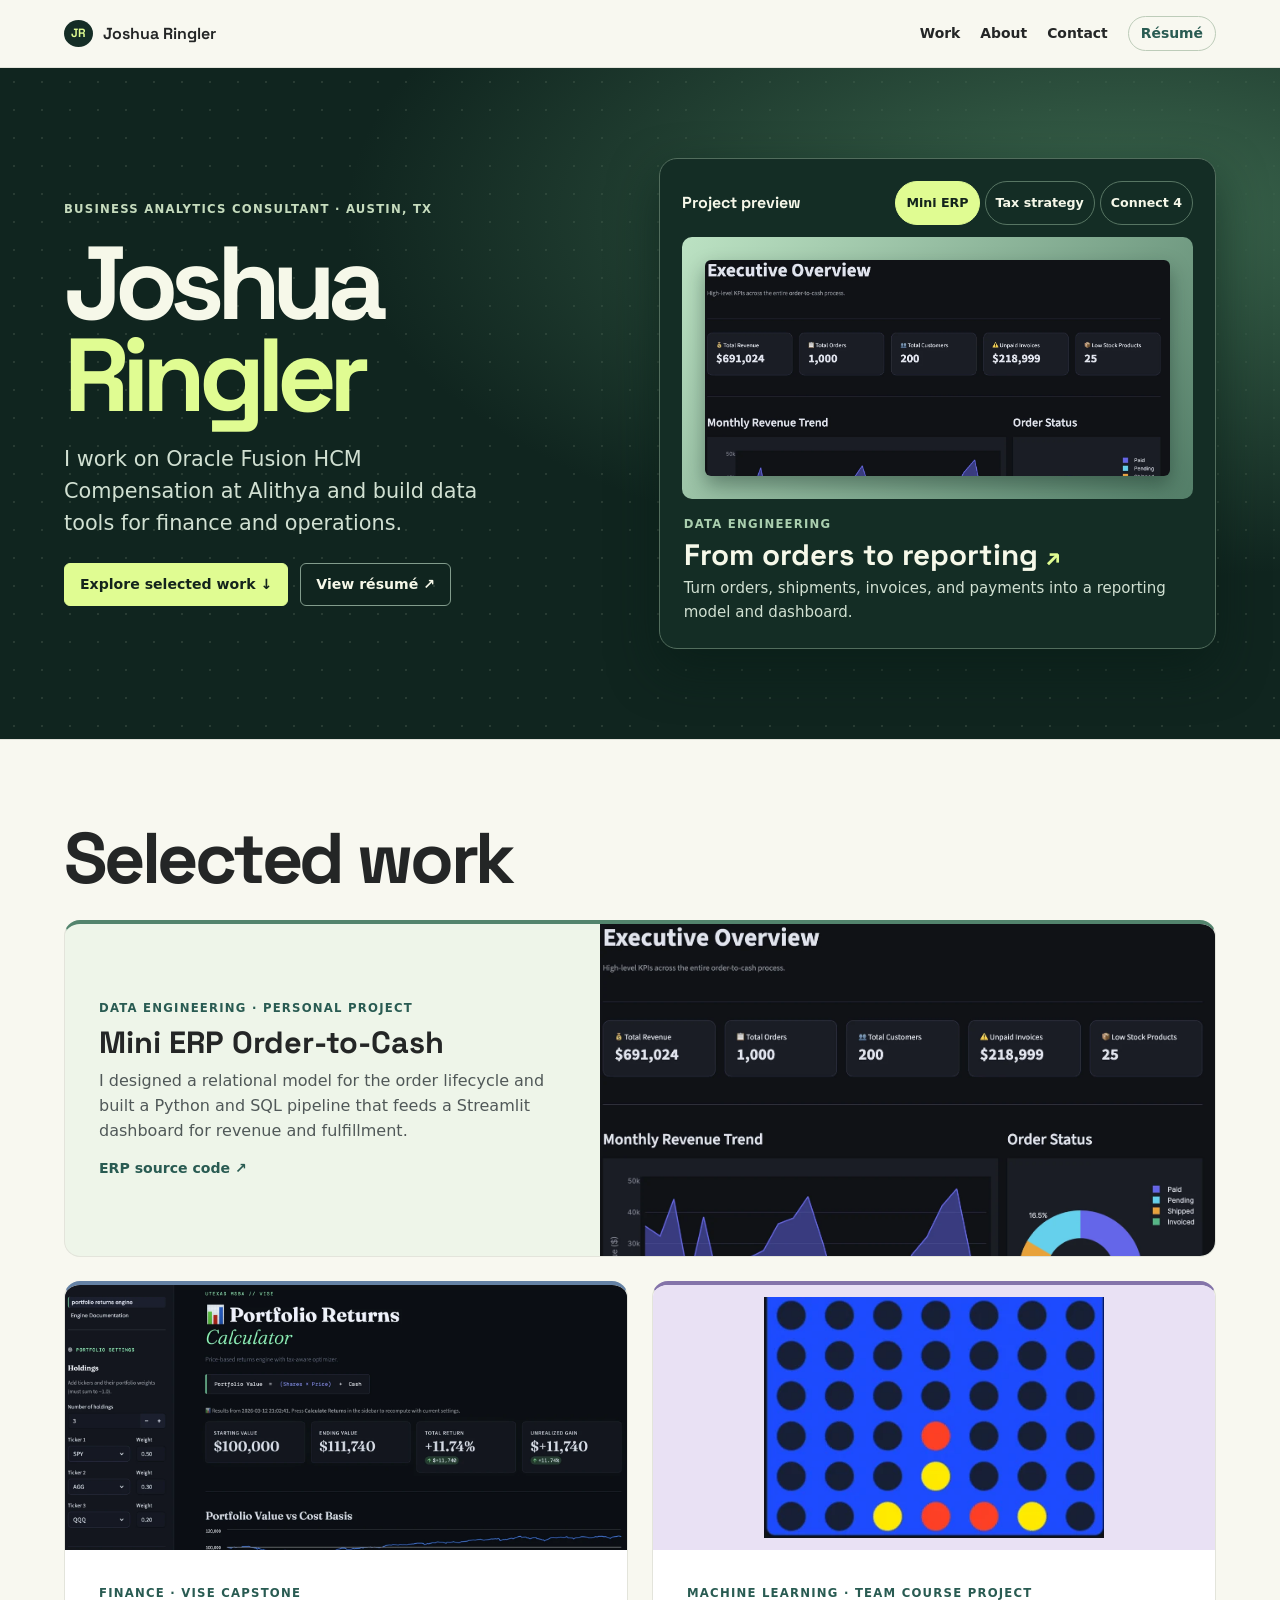
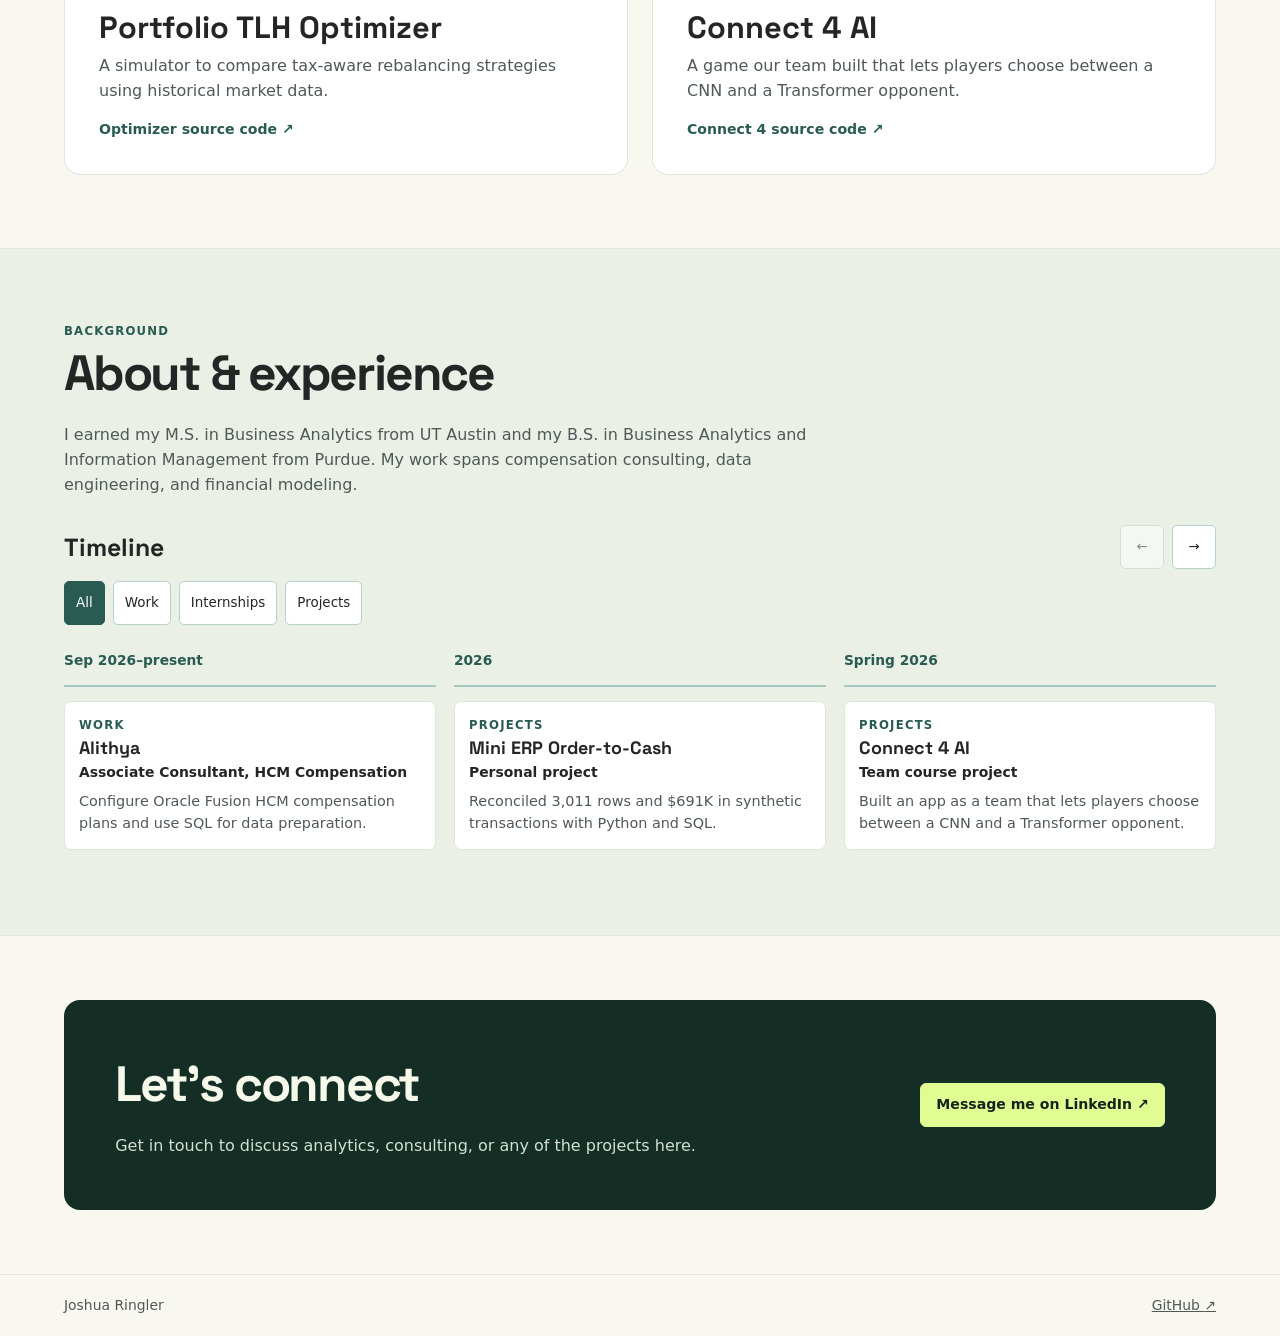
<file: index.html>
<!doctype html>
<html lang="en"><head><meta charset="utf-8"><meta name="viewport" content="width=device-width,initial-scale=1">
<title>Joshua Ringler | Business Analytics Consultant</title><meta name="description" content="Oracle Fusion HCM consulting, data engineering, and financial analytics projects."><link rel="stylesheet" href="/assets/consulting.css"><script src="/assets/timeline.js" defer></script><script src="/assets/showcase.js" defer></script></head>
<body class="portfolio-home"><a class="skip" href="#main">Skip to content</a>
<header class="site-header"><div class="shell top"><a class="brand" href="/"><span aria-hidden="true">JR</span> Joshua Ringler</a><nav aria-label="Main navigation"><a href="/#work">Work</a><a href="/#about">About</a><a href="/#contact">Contact</a><a class="nav-resume" href="/assets/joshua-ringler-resume.pdf">Résumé</a></nav></div></header>
<main id="main">
<section class="hero">
  <div class="shell hero-grid">
    <div class="hero-intro">
      <p class="label">Business analytics consultant · Austin, TX</p>
      <h1>Joshua <span>Ringler</span></h1>
      <p class="lead">I work on Oracle Fusion HCM Compensation at Alithya and build data tools for finance and operations.</p>
      <div class="actions">
        <a class="primary" href="#work">Explore selected work <span aria-hidden="true">↓</span></a>
        <a class="secondary" href="/assets/joshua-ringler-resume.pdf">View résumé <span aria-hidden="true">↗</span></a>
      </div>
    </div>
    <aside class="showcase" aria-labelledby="showcase-title">
      <div class="showcase-head">
        <h2 id="showcase-title">Project preview</h2>
        <div class="showcase-controls" role="group" aria-label="Choose a project to preview" hidden>
          <button type="button" aria-controls="preview-order-to-cash" aria-pressed="true">Mini ERP</button>
          <button type="button" aria-controls="preview-portfolio-tlh" aria-pressed="false">Tax strategy</button>
          <button type="button" aria-controls="preview-connect-4-ai" aria-pressed="false">Connect 4</button>
        </div>
      </div>
      <p class="sr" role="status" data-showcase-status></p>
      <div id="preview-order-to-cash" class="showcase-panel">
        <div class="showcase-image showcase-image--order-to-cash">
          <img src="/assets/images/order-to-cash.webp" alt="Order-to-cash dashboard showing revenue and fulfillment metrics" width="1467" height="1100" fetchpriority="high">
        </div>
        <div class="showcase-copy">
          <p class="label">Data engineering</p>
          <h3><a href="/work/order-to-cash/">From orders to reporting <span aria-hidden="true">↗</span></a></h3>
          <p>Turn orders, shipments, invoices, and payments into a reporting model and dashboard.</p>
        </div>
      </div>
      <div id="preview-portfolio-tlh" class="showcase-panel" hidden>
        <div class="showcase-image showcase-image--portfolio-tlh">
          <img src="/assets/images/portfolio.webp" alt="Portfolio simulator with strategy controls and return metrics" width="1600" height="861" loading="lazy">
        </div>
        <div class="showcase-copy">
          <p class="label">Quantitative finance</p>
          <h3><a href="/work/portfolio-tlh/">Test tax-aware rebalancing <span aria-hidden="true">↗</span></a></h3>
          <p>Compare rebalancing rules and tax-loss harvesting using historical prices.</p>
        </div>
      </div>
      <div id="preview-connect-4-ai" class="showcase-panel" hidden>
        <div class="showcase-image showcase-image--connect-4-ai">
          <img src="/assets/images/connect-4-gameplay.webp" alt="Connect 4 game board with red and yellow pieces" width="400" height="283" loading="lazy">
        </div>
        <div class="showcase-copy">
          <p class="label">Applied machine learning</p>
          <h3><a href="/work/connect-4-ai/">Play against a model <span aria-hidden="true">↗</span></a></h3>
          <p>Our team built a game where players choose a CNN or Transformer opponent.</p>
        </div>
      </div>
    </aside>
  </div>
</section>
<section class="shell section" id="work">
  <h2>Selected work</h2>
  <div class="projects">
    <article class="project featured project--erp">
      <div class="project-content">
        <p class="label">Data engineering · Personal project</p>
        <h3><a href="/work/order-to-cash/">Mini ERP Order-to-Cash</a></h3>
        <p>I designed a relational model for the order lifecycle and built a Python and SQL pipeline that feeds a Streamlit dashboard for revenue and fulfillment.</p>
        <a class="arrow" href="https://github.com/jringler30/mini-erp-order-to-cash">ERP source code <span aria-hidden="true">↗</span></a>
      </div>
      <img class="project-image" src="/assets/images/order-to-cash.webp" alt="Order-to-cash reporting dashboard" loading="lazy" width="1467" height="1100">
    </article>
    <article class="project project--finance">
      <img class="project-image" src="/assets/images/portfolio.webp" alt="Portfolio simulator with rebalancing inputs and return metrics" loading="lazy" width="1600" height="861">
      <div class="project-content">
        <p class="label">Finance · Vise capstone</p>
        <h3><a href="/work/portfolio-tlh/">Portfolio TLH Optimizer</a></h3>
        <p>A simulator to compare tax-aware rebalancing strategies using historical market data.</p>
        <a class="arrow" href="https://github.com/jringler30/portfolio-tlh-optimizer">Optimizer source code <span aria-hidden="true">↗</span></a>
      </div>
    </article>
    <article class="project project--ml">
      <img class="project-image gameplay" src="/assets/images/connect-4-gameplay.webp" alt="Connect 4 gameplay with red and yellow pieces on the board" width="400" height="283" loading="lazy">
      <div class="project-content">
        <p class="label">Machine learning · Team course project</p>
        <h3><a href="/work/connect-4-ai/">Connect 4 AI</a></h3>
        <p>A game our team built that lets players choose between a CNN and a Transformer opponent.</p>
        <a class="arrow" href="https://github.com/jringler30/Connect4Bot">Connect 4 source code <span aria-hidden="true">↗</span></a>
      </div>
    </article>
  </div>
</section>
<section class="about section" id="about"><div class="shell"><p class="label">Background</p><h2>About &amp; experience</h2><p class="intro">I earned my M.S. in Business Analytics from UT Austin and my B.S. in Business Analytics and Information Management from Purdue. My work spans compensation consulting, data engineering, and financial modeling.</p>
<div class="timeline-head">
  <h3>Timeline</h3>
  <div class="timeline-nav" hidden>
    <button type="button" data-step="-1" aria-label="Show newer entries" aria-controls="experience-timeline" aria-disabled="true">←</button>
    <button type="button" data-step="1" aria-label="Show older entries" aria-controls="experience-timeline" aria-disabled="false">→</button>
  </div>
</div>
<div class="filters" hidden role="group" aria-label="Filter timeline">
  <button type="button" data-filter="All" aria-pressed="true">All</button>
  <button type="button" data-filter="Work" aria-pressed="false">Work</button>
  <button type="button" data-filter="Internships" aria-pressed="false">Internships</button>
  <button type="button" data-filter="Projects" aria-pressed="false">Projects</button>
</div>
<p class="sr" id="timeline-status" role="status"></p>
<ol id="experience-timeline" class="timeline" aria-label="Experience and project timeline">
  <li data-category="Work"><p class="time"><time datetime="2026-09">Sep 2026</time>–present</p><div class="event"><p class="label">Work</p><h3>Alithya</h3><p class="role">Associate Consultant, HCM Compensation</p><p>Configure Oracle Fusion HCM compensation plans and use SQL for data preparation.</p></div></li>
  <li data-category="Projects"><p class="time"><time datetime="2026">2026</time></p><div class="event"><p class="label">Projects</p><h3>Mini ERP Order-to-Cash</h3><p class="role">Personal project</p><p>Reconciled 3,011 rows and $691K in synthetic transactions with Python and SQL.</p></div></li>
  <li data-category="Projects"><p class="time"><time datetime="2026">Spring 2026</time></p><div class="event"><p class="label">Projects</p><h3>Connect 4 AI</h3><p class="role">Team course project</p><p>Built an app as a team that lets players choose between a CNN and a Transformer opponent.</p></div></li>
  <li data-category="Work"><p class="time"><time datetime="2026-01">Jan</time>–<time datetime="2026-05">May 2026</time></p><div class="event"><p class="label">Work</p><h3>Vise</h3><p class="role">Graduate Business Consultant</p><p>Built a Python optimization engine and Streamlit app to model potential tax savings.</p></div></li>
  <li data-category="Internships"><p class="time"><time datetime="2024-06">Jun</time>–<time datetime="2024-08">Aug 2024</time></p><div class="event"><p class="label">Internships</p><h3>Wayfair</h3><p class="role">Data Analyst Intern</p><p>Automated supplier bid recommendations with Python, saving 20 hours per week.</p></div></li>
  <li data-category="Internships"><p class="time"><time datetime="2023-05">May</time>–<time datetime="2023-08">Aug 2023</time></p><div class="event"><p class="label">Internships</p><h3>Bell Textron</h3><p class="role">Business Analyst Intern</p><p>Cost and headcount analysis informed more than $1M in resource allocation decisions.</p></div></li>
</ol></div></section>
<section class="shell section contact" id="contact">
  <div><h2>Let’s connect</h2><p>Get in touch to discuss analytics, consulting, or any of the projects here.</p></div>
  <a class="primary" href="https://www.linkedin.com/in/joshuaringler/">Message me on LinkedIn <span aria-hidden="true">↗</span></a>
</section>
</main>
<footer><div class="shell">Joshua Ringler <a href="https://github.com/jringler30">GitHub <span aria-hidden="true">↗</span></a></div></footer>
</body></html>
</file>
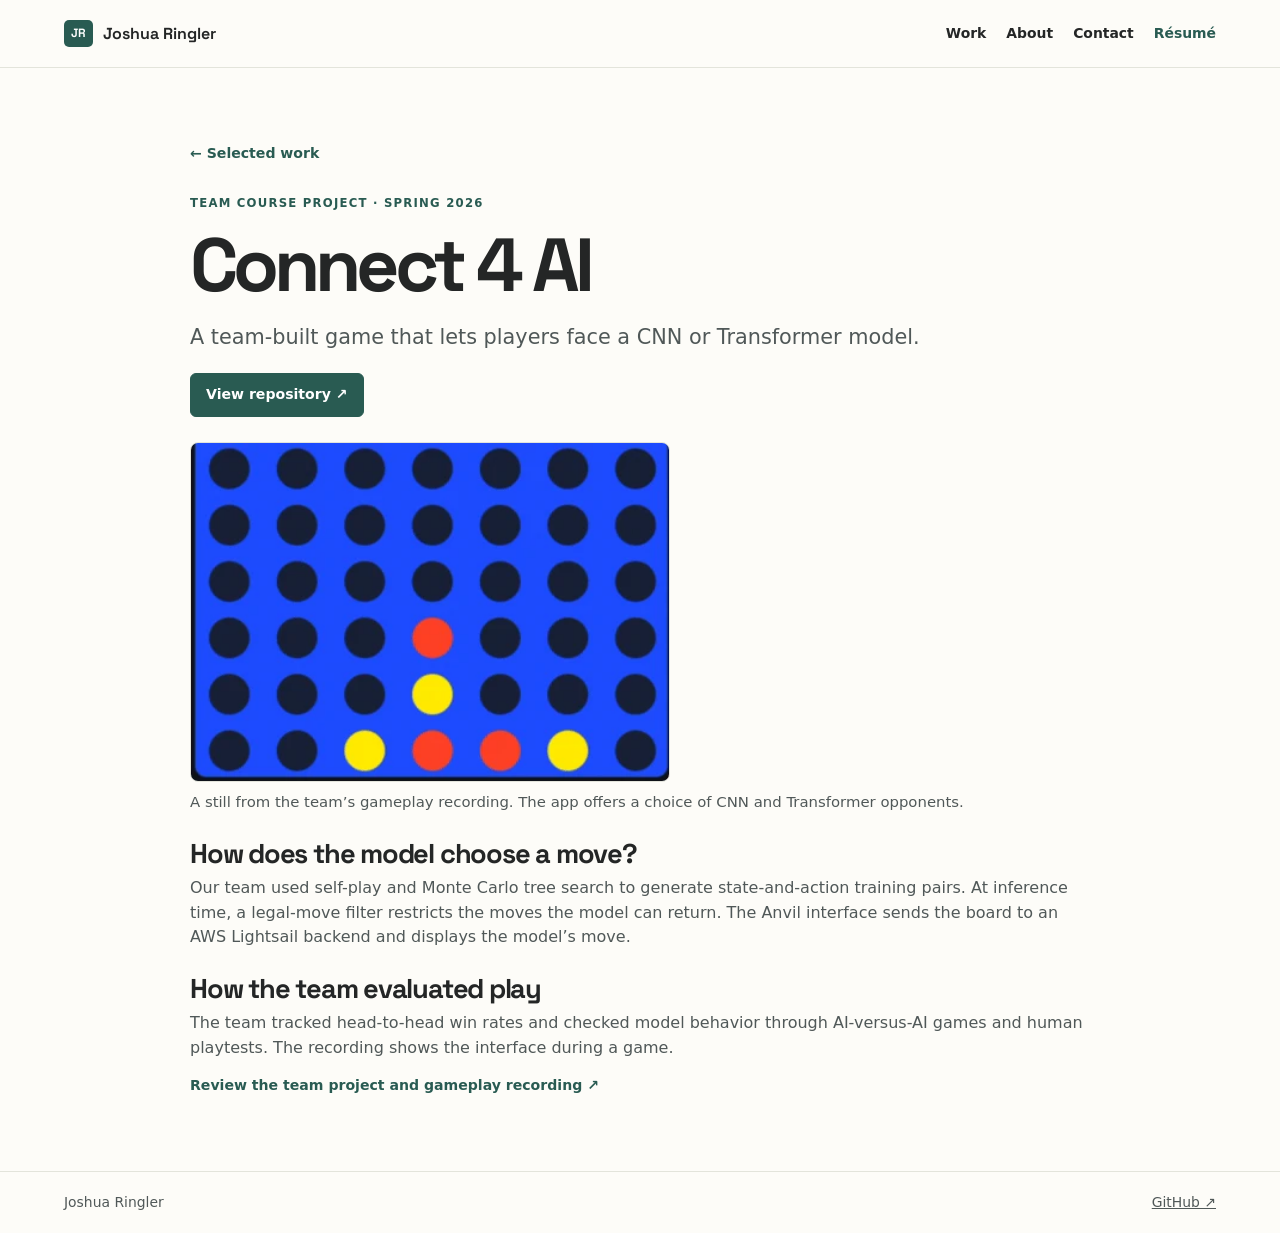
<file: work/connect-4-ai/index.html>
<!doctype html>
<html lang="en"><head><meta charset="utf-8"><meta name="viewport" content="width=device-width,initial-scale=1">
<title>Connect 4 AI | Joshua Ringler</title><meta name="description" content="A team-built game that lets players face a CNN or Transformer model."><link rel="stylesheet" href="/assets/consulting.css"><script src="/assets/timeline.js" defer></script></head>
<body><a class="skip" href="#main">Skip to content</a>
<header class="site-header"><div class="shell top"><a class="brand" href="/"><span aria-hidden="true">JR</span> Joshua Ringler</a><nav aria-label="Main navigation"><a href="/#work">Work</a><a href="/#about">About</a><a href="/#contact">Contact</a><a class="nav-resume" href="/assets/joshua-ringler-resume.pdf">Résumé</a></nav></div></header>
<main id="main"><article class="shell case section"><a class="arrow" href="/#work">← Selected work</a><p class="label">Team course project · Spring 2026</p><h1>Connect 4 AI</h1><p class="lead">A team-built game that lets players face a CNN or Transformer model.</p><a class="primary" href="https://github.com/jringler30/Connect4Bot">View repository ↗</a>
<figure><img class="project-image gameplay" src="/assets/images/connect-4-gameplay.webp" alt="Connect 4 gameplay with red and yellow pieces on the board" width="400" height="283" loading="lazy"><figcaption>A still from the team’s gameplay recording. The app offers a choice of CNN and Transformer opponents.</figcaption></figure>
<h2>How does the model choose a move?</h2>
<p>Our team used self-play and Monte Carlo tree search to generate state-and-action training pairs. At inference time, a legal-move filter restricts the moves the model can return. The Anvil interface sends the board to an AWS Lightsail backend and displays the model’s move.</p>
<h2>How the team evaluated play</h2>
<p>The team tracked head-to-head win rates and checked model behavior through AI-versus-AI games and human playtests. The recording shows the interface during a game.</p>
<p><a class="arrow" href="https://github.com/jringler30/Connect4Bot#what-we-built">Review the team project and gameplay recording <span aria-hidden="true">↗</span></a></p>

</article></main><footer><div class="shell">Joshua Ringler <a href="https://github.com/jringler30">GitHub ↗</a></div></footer></body></html>
</file>
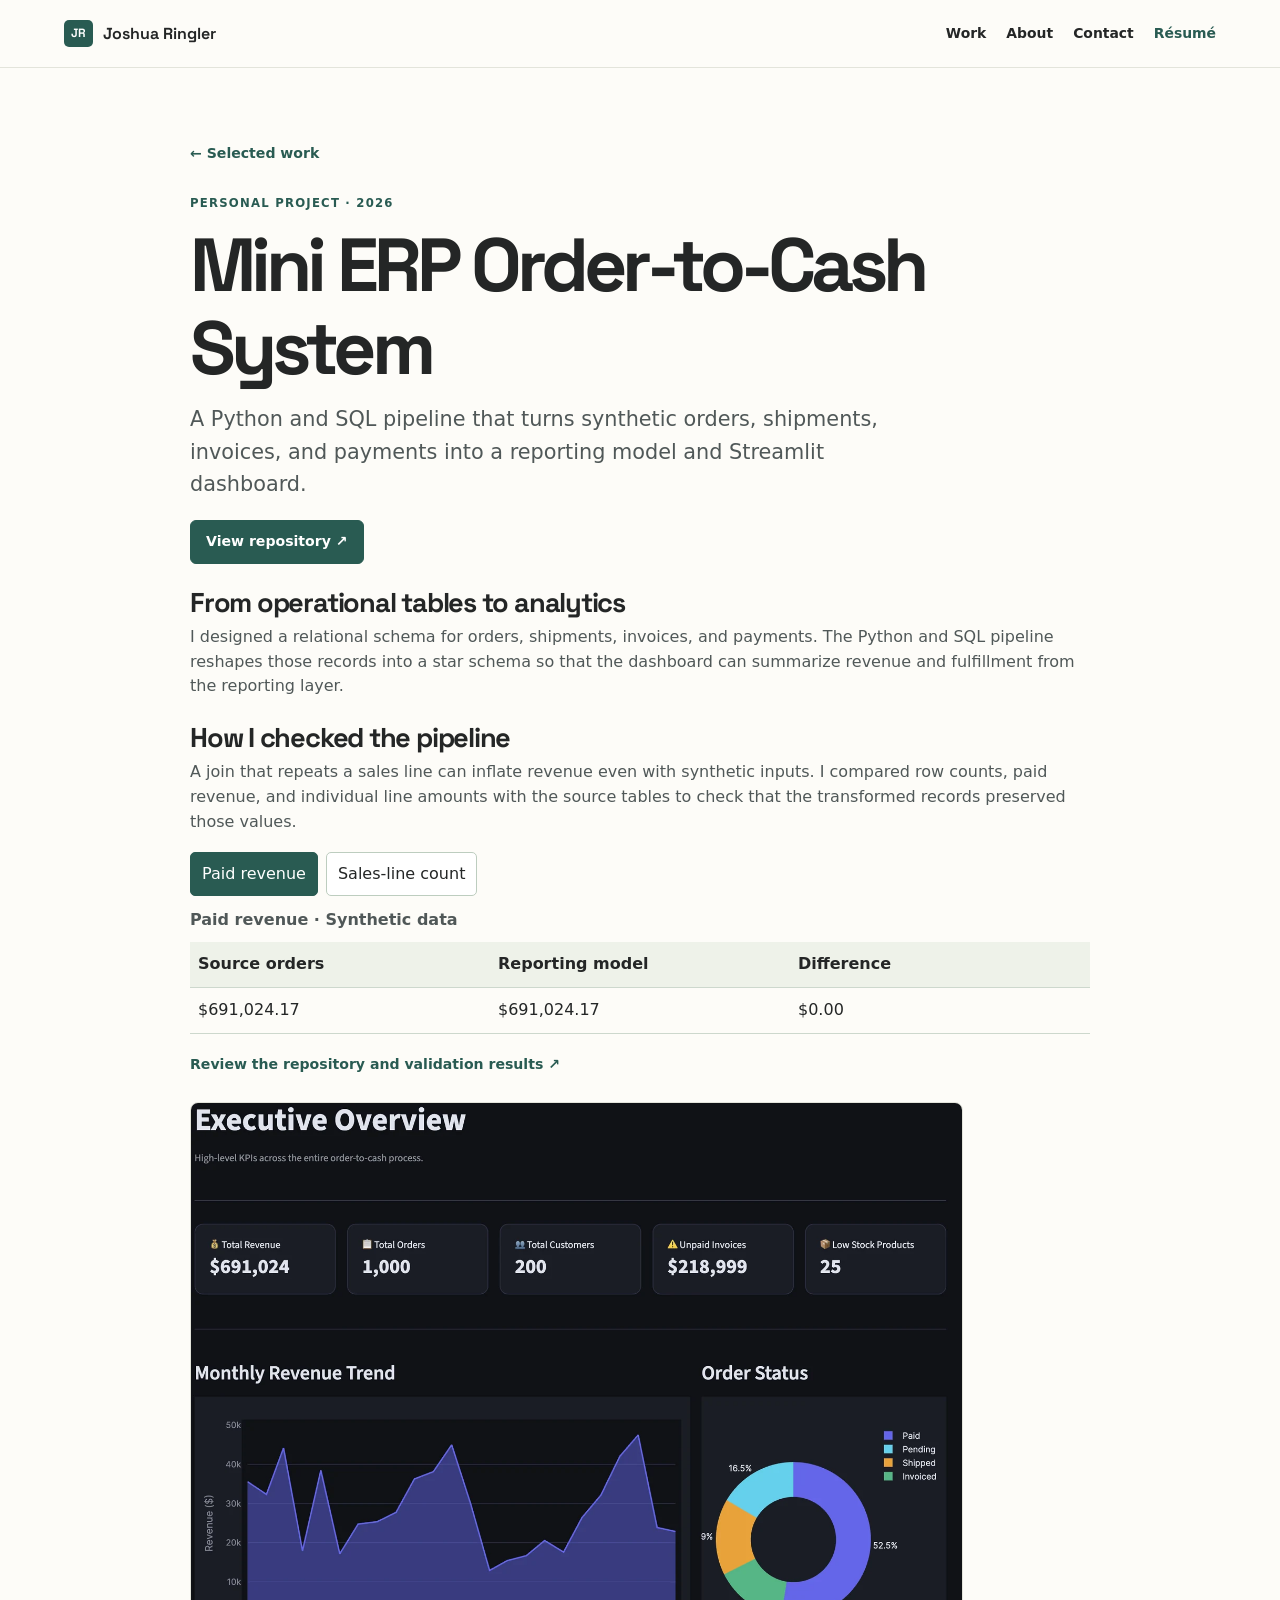
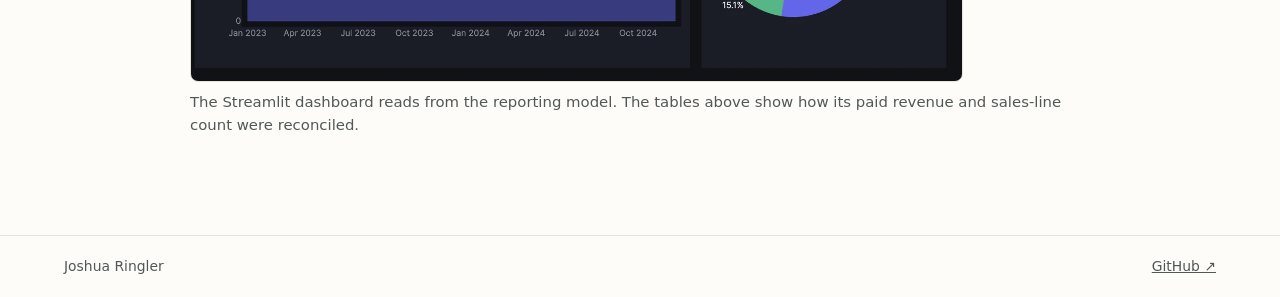
<file: work/order-to-cash/index.html>
<!doctype html>
<html lang="en"><head><meta charset="utf-8"><meta name="viewport" content="width=device-width,initial-scale=1">
<title>Mini ERP Order-to-Cash System | Joshua Ringler</title><meta name="description" content="A Python and SQL pipeline that turns synthetic orders, shipments, invoices, and payments into a reporting model and Streamlit dashboard."><link rel="stylesheet" href="/assets/consulting.css"><script src="/assets/timeline.js" defer></script></head>
<body><a class="skip" href="#main">Skip to content</a>
<header class="site-header"><div class="shell top"><a class="brand" href="/"><span aria-hidden="true">JR</span> Joshua Ringler</a><nav aria-label="Main navigation"><a href="/#work">Work</a><a href="/#about">About</a><a href="/#contact">Contact</a><a class="nav-resume" href="/assets/joshua-ringler-resume.pdf">Résumé</a></nav></div></header>
<main id="main"><article class="shell case section"><a class="arrow" href="/#work">← Selected work</a><p class="label">Personal project · 2026</p><h1>Mini ERP Order-to-Cash System</h1><p class="lead">A Python and SQL pipeline that turns synthetic orders, shipments, invoices, and payments into a reporting model and Streamlit dashboard.</p><a class="primary" href="https://github.com/jringler30/mini-erp-order-to-cash">View repository ↗</a>

<h2>From operational tables to analytics</h2>
<p>I designed a relational schema for orders, shipments, invoices, and payments. The Python and SQL pipeline reshapes those records into a star schema so that the dashboard can summarize revenue and fulfillment from the reporting layer.</p>
<h2 id="validation">How I checked the pipeline</h2>
<p>A join that repeats a sales line can inflate revenue even with synthetic inputs. I compared row counts, paid revenue, and individual line amounts with the source tables to check that the transformed records preserved those values.</p>
<div class="measure-controls" role="group" aria-label="Choose a reconciliation measure" hidden>
  <button type="button" aria-controls="paid-revenue" aria-pressed="true">Paid revenue</button>
  <button type="button" aria-controls="sales-lines" aria-pressed="false">Sales-line count</button>
</div>
<div id="paid-revenue" class="measure">
  <table><caption>Paid revenue · Synthetic data</caption><thead><tr><th scope="col">Source orders</th><th scope="col">Reporting model</th><th scope="col">Difference</th></tr></thead><tbody><tr><td>$691,024.17</td><td>$691,024.17</td><td>$0.00</td></tr></tbody></table>
</div>
<div id="sales-lines" class="measure">
  <table><caption>Sales-line count · Synthetic data</caption><thead><tr><th scope="col">Source sales lines</th><th scope="col">Reporting model</th><th scope="col">Difference</th></tr></thead><tbody><tr><td>3,011</td><td>3,011</td><td>0</td></tr></tbody></table>
</div>
<p><a class="arrow" href="https://github.com/jringler30/mini-erp-order-to-cash#warehouse-audit">Review the repository and validation results <span aria-hidden="true">↗</span></a></p>
<figure><img src="/assets/images/order-to-cash.webp" width="1467" height="1100" alt="Order-to-cash dashboard summarizing paid revenue and fulfillment activity"><figcaption>The Streamlit dashboard reads from the reporting model. The tables above show how its paid revenue and sales-line count were reconciled.</figcaption></figure>
</article></main><footer><div class="shell">Joshua Ringler <a href="https://github.com/jringler30">GitHub ↗</a></div></footer></body></html>
</file>
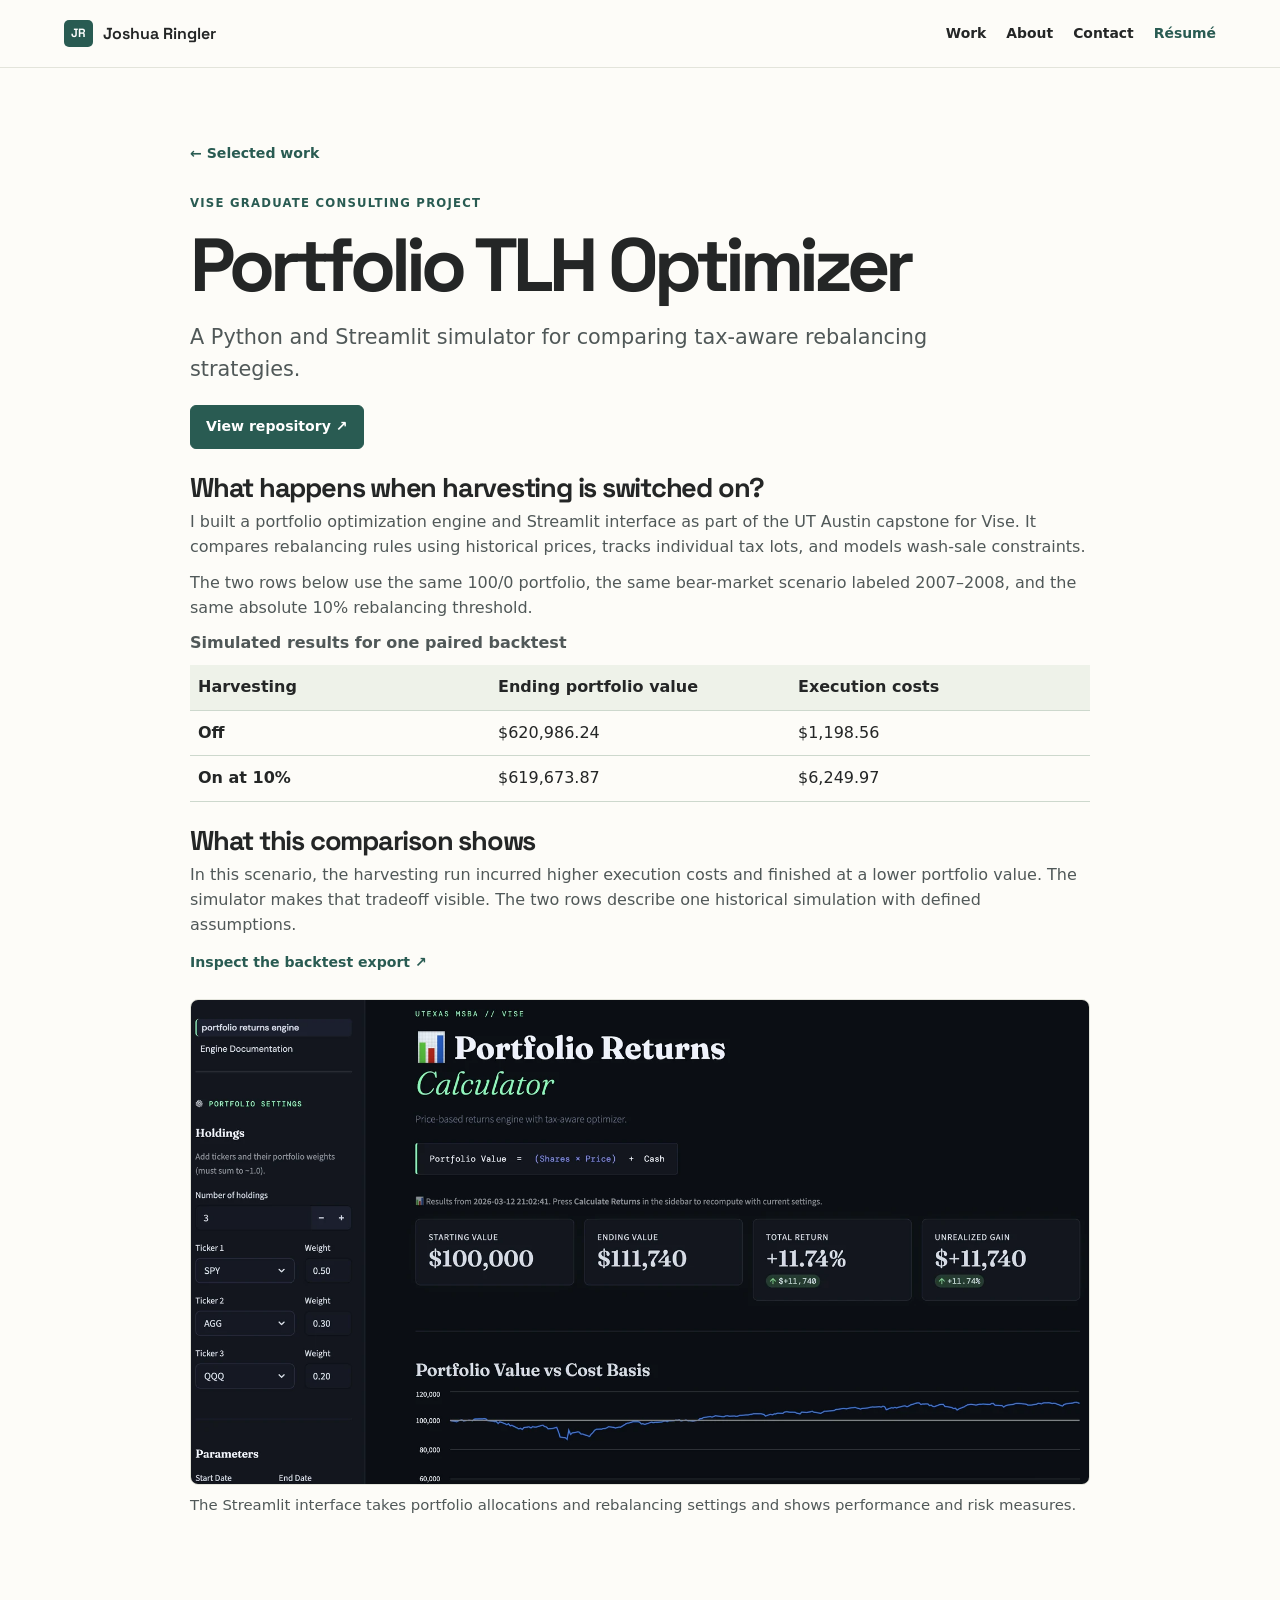
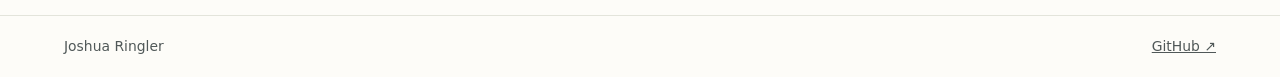
<file: work/portfolio-tlh/index.html>
<!doctype html>
<html lang="en"><head><meta charset="utf-8"><meta name="viewport" content="width=device-width,initial-scale=1">
<title>Portfolio TLH Optimizer | Joshua Ringler</title><meta name="description" content="A Python and Streamlit simulator for comparing tax-aware rebalancing strategies."><link rel="stylesheet" href="/assets/consulting.css"><script src="/assets/timeline.js" defer></script></head>
<body><a class="skip" href="#main">Skip to content</a>
<header class="site-header"><div class="shell top"><a class="brand" href="/"><span aria-hidden="true">JR</span> Joshua Ringler</a><nav aria-label="Main navigation"><a href="/#work">Work</a><a href="/#about">About</a><a href="/#contact">Contact</a><a class="nav-resume" href="/assets/joshua-ringler-resume.pdf">Résumé</a></nav></div></header>
<main id="main"><article class="shell case section"><a class="arrow" href="/#work">← Selected work</a><p class="label">Vise graduate consulting project</p><h1>Portfolio TLH Optimizer</h1><p class="lead">A Python and Streamlit simulator for comparing tax-aware rebalancing strategies.</p><a class="primary" href="https://github.com/jringler30/portfolio-tlh-optimizer">View repository ↗</a>

<h2>What happens when harvesting is switched on?</h2>
<p>I built a portfolio optimization engine and Streamlit interface as part of the UT Austin capstone for Vise. It compares rebalancing rules using historical prices, tracks individual tax lots, and models wash-sale constraints.</p>
<p>The two rows below use the same 100/0 portfolio, the same bear-market scenario labeled 2007–2008, and the same absolute 10% rebalancing threshold.</p>
<table><caption>Simulated results for one paired backtest</caption><thead><tr><th scope="col">Harvesting</th><th scope="col">Ending portfolio value</th><th scope="col">Execution costs</th></tr></thead><tbody><tr><th scope="row">Off</th><td>$620,986.24</td><td>$1,198.56</td></tr><tr><th scope="row">On at 10%</th><td>$619,673.87</td><td>$6,249.97</td></tr></tbody></table>
<h2>What this comparison shows</h2>
<p>In this scenario, the harvesting run incurred higher execution costs and finished at a lower portfolio value. The simulator makes that tradeoff visible. The two rows describe one historical simulation with defined assumptions.</p>
<p><a class="arrow" href="https://github.com/jringler30/portfolio-tlh-optimizer/blob/bfabc8e6caadc1d12f953ad5d09fbe04c229621f/Backtest/comparative_analysis_results.csv">Inspect the backtest export <span aria-hidden="true">↗</span></a></p>
<figure><img src="/assets/images/portfolio.webp" width="1600" height="861" alt="Portfolio simulator with a rebalancing control and summary performance metrics"><figcaption>The Streamlit interface takes portfolio allocations and rebalancing settings and shows performance and risk measures.</figcaption></figure>
</article></main><footer><div class="shell">Joshua Ringler <a href="https://github.com/jringler30">GitHub ↗</a></div></footer></body></html>
</file>
<file: assets/consulting.css>
@font-face{font-family:Space;src:url('/assets/fonts/space.ttf') format('truetype');font-weight:300 700;font-display:swap}
:root{--ink:#242626;--muted:#505858;--teal:#295b52;--line:#e3e4db;--wash:#f4f5ed}
*{box-sizing:border-box}
body{margin:0;background:#fdfcf8;color:var(--ink);font:1rem/1.55 system-ui,sans-serif}
a{color:inherit}
a:focus-visible,button:focus-visible,[tabindex]:focus-visible{outline:3px solid #07877a;outline-offset:4px}
[hidden]{display:none!important}
.sr,.skip:not(:focus){position:absolute;width:1px;height:1px;overflow:hidden;clip-path:inset(50%);white-space:nowrap}
.skip:focus{position:fixed;top:8px;left:8px;padding:10px;z-index:2;background:white}
.shell{width:min(1152px,calc(100% - 64px));margin:auto}
h1,h2,h3,.brand{font-family:Space,system-ui,sans-serif;line-height:1.1;margin:0}
p{margin:0}
.site-header{border-bottom:1px solid var(--line)}
.top,nav,.brand,.actions,footer .shell,.timeline-head{display:flex;align-items:center;gap:20px}
.top,footer .shell,.timeline-head{justify-content:space-between}
.top{min-height:67px}
.brand,nav a,.actions a{font-weight:650;text-decoration:none}
.brand{gap:10px}
.brand span{background:var(--teal);color:white;border-radius:5px;padding:7px;font-size:.75rem}
nav a{font-size:.87rem}nav a:hover,.arrow:hover{color:var(--teal)}
.hero{background:#f4f5ed;border-bottom:1px solid var(--line);padding:clamp(44px,7vw,90px) 0}
.hero-grid{display:grid;grid-template-columns:minmax(0,1.15fr) minmax(0,.85fr);gap:5vw;align-items:center}
.label{font-size:.73rem;text-transform:uppercase;letter-spacing:.105em;color:var(--teal);font-weight:750}
h1{font-size:clamp(2.7rem,7vw,6rem);letter-spacing:-.065em;margin:12px 0 14px}
h1 span{color:var(--teal)}
.lead{font-size:clamp(1.06rem,2vw,1.3rem);color:var(--muted);max-width:57ch}
.project-content>p:not(.label),.intro,.event>p:last-child,.contact p:not(.label),.case>p:not(.label){color:var(--muted)}
.actions{gap:12px;flex-wrap:wrap;margin-top:23px}
.primary,.secondary{display:inline-block;border-radius:6px;padding:10px 15px;border:1px solid var(--teal);font-size:.88rem;font-weight:650;text-decoration:none}
.primary{background:var(--teal);color:white}.primary:hover{background:#00534c}
.secondary{color:var(--teal);background:white}
.section{padding-block:clamp(40px,6vw,73px)}
h2{font-size:clamp(2rem,4vw,3.1rem);letter-spacing:-.045em;margin:6px 0 22px}
.projects{display:grid;grid-template-columns:repeat(2,minmax(0,1fr));gap:24px}
.project{background:#fff;border:1px solid var(--line);border-radius:9px;overflow:hidden;display:flex;flex-direction:column}
.project-image{display:block;width:100%;height:auto;aspect-ratio:2.12;object-fit:cover;object-position:top;background:#e5eeec}
.project-content{padding:clamp(19px,3vw,34px);display:flex;flex:1;flex-direction:column;gap:9px}
.project h3{font-size:clamp(1.34rem,2.4vw,2rem)}.project h3 a{text-decoration:none}
.arrow{font-size:.88rem;color:var(--teal);font-weight:700;text-decoration:none}
.project .arrow{margin-top:auto;padding-top:6px}
.about{background:#f5f5ee;border-block:1px solid var(--line)}
.intro{max-width:75ch}
.timeline-head{margin:28px 0 12px}.timeline-head h3{font-size:1.55rem}
.filters,.timeline-nav{display:flex;gap:8px;flex-wrap:wrap}
.filters button,.timeline-nav button{padding:6px 11px;min-height:44px;background:white;color:var(--ink);border:1px solid #b8d1cb;border-radius:5px;font:inherit;font-size:.84rem;cursor:pointer}
.filters button[aria-pressed=true]{background:var(--teal);border-color:var(--teal);color:white}
.timeline{display:grid;grid-auto-flow:column;grid-auto-columns:calc((100% - 36px)/3);gap:18px;overflow-x:auto;scroll-snap-type:x mandatory;list-style:none;margin:12px 0 0;padding:0 0 12px;scrollbar-color:#a1bdb6 transparent}
.timeline li{scroll-snap-align:start;min-width:0}
.time{font-weight:700;color:var(--teal);font-size:.86rem;padding:13px 0;border-bottom:2px solid #a7c7c0;margin-bottom:14px}
.event{border:1px solid var(--line);border-radius:7px;padding:14px;background:white;min-height:calc(100% - 66px)}
.event h3{margin:4px 0;font-size:1.12rem}.role{font-weight:650;font-size:.87rem;margin-bottom:7px}
.event>p:last-child{font-size:.9rem}
.contact{display:flex;align-items:center;justify-content:space-between;gap:20px;flex-wrap:wrap}
footer{border-top:1px solid var(--line);padding:20px 0;color:var(--muted);font-size:.87rem}
.case{max-width:900px}.case>.label{margin-top:28px}.case h1{font-size:clamp(2.4rem,6vw,4.7rem)}.case .primary{margin-top:20px}.case figure{margin:25px 0}.case img{display:block;max-width:100%;max-height:580px;border:1px solid var(--line);border-radius:8px}.case h2{font-size:1.7rem;margin-top:24px;margin-bottom:7px}
@media(max-width:720px){
 .shell{width:calc(100% - 34px)}.hero-grid,.projects{grid-template-columns:1fr}.hero-grid{gap:24px}.timeline{grid-auto-flow:row;grid-template-columns:1fr;overflow:visible;gap:12px;border-left:2px solid #a7c7c0;padding-left:12px}.time{padding:4px 0;border:0;margin-bottom:3px}.timeline-nav{display:none}.event{min-height:auto}
}
@media(max-width:410px){nav{gap:9px}nav a,.brand{font-size:.76rem}.top{gap:7px}.brand{gap:5px}}



.featured {
  grid-column: 1 / -1;
  display: grid;
  grid-template-columns: minmax(0, 1fr) minmax(0, 1.15fr);
  align-items: center;
}
.featured .project-image { aspect-ratio: 1.85; }
.project .arrow { align-self: flex-start; }
.project h3 a:hover, .arrow:hover, nav a:hover { text-decoration: underline; text-underline-offset: .2em; }
.nav-resume { color: var(--teal); }
.contact .primary { flex-shrink: 0; }
@media (max-width: 720px) {
  .featured { grid-template-columns: minmax(0, 1fr); }
  .featured .project-image { aspect-ratio: 2.12; }
}
@media (max-width: 410px) {
  .top { flex-wrap: wrap; justify-content: flex-start; column-gap: 15px; padding-block: 10px; }
  nav { gap: 12px; }
}

.case p + p { margin-top: 12px; }
.case figcaption { margin-top: 9px; color: var(--muted); font-size: .93rem; }
.case table { width: 100%; border-collapse: collapse; margin: 10px 0 18px; table-layout: fixed; }
.case caption { padding-bottom: 9px; text-align: left; font-weight: 650; color: var(--muted); }
.case th, .case td { text-align: left; border-bottom: 1px solid #cdd8cd; padding: 10px 8px; overflow-wrap: anywhere; }
.case td { font-variant-numeric: tabular-nums; }
.case thead th { background: #eef2e9; }
.gameplay { object-position: center; }
.case .gameplay { width: min(100%, 480px); height: auto; aspect-ratio: auto; }
.measure-controls { display: flex; flex-wrap: wrap; gap: 8px; margin: 18px 0 12px; }
.measure-controls button {
  font: inherit;
  min-height: 44px;
  cursor: pointer;
  border: 1px solid #bdcdbf;
  color: var(--ink);
  background: #fff;
  border-radius: 5px;
  padding: 6px 11px;
}
.measure-controls button[aria-pressed=true] { background: var(--teal); border-color: var(--teal); color: #fff; }
@media (max-width: 410px) {
  .case table { font-size: .82rem; }
  .case th, .case td { padding-inline: 5px; }
}
@media (prefers-reduced-motion: no-preference) {
  .measure:not([hidden]) { animation: measure-change 170ms ease-out; }
  @keyframes measure-change { from { opacity: .65; } to { opacity: 1; } }
}

.timeline-nav button { min-width: 44px; }
.timeline-nav button[aria-disabled=true] { opacity: .5; cursor: default; }
@media (min-width: 721px) {
  .timeline-head { min-height: 44px; }
}
.case img { width: auto; height: auto; object-fit: contain; }

/* Homepage palette and project preview */
.portfolio-home { background: #f8f8f0; }
.portfolio-home .site-header { background: #f8f8f0; }
.portfolio-home .brand span { background: #152d26; color: #e0fc92; border-radius: 50%; }
.portfolio-home .nav-resume { border: 1px solid #bdccb9; border-radius: 99px; padding: 6px 12px; }
.portfolio-home .hero {
  --hero-ink: #f6f8e9;
  --hero-accent: #e0fc92;
  color: var(--hero-ink);
  background-color: #10251f;
  background-image:
    radial-gradient(ellipse at 88% 22%, #3b664d 0, transparent 49%),
    radial-gradient(circle, #adc0a626 1px, transparent 1.1px);
  background-size: auto, 28px 28px;
  padding-block: clamp(40px, 7vw, 96px);
}
.portfolio-home .hero-grid { grid-template-columns: minmax(0, 1fr) minmax(0, 1.05fr); gap: clamp(24px, 5vw, 75px); }
.hero-intro .label { color: #c5dbbd; }
.hero-intro h1 { font-size: clamp(3.3rem, 8.1vw, 7.25rem); line-height: .88; letter-spacing: -.075em; margin-block: 20px 22px; }
.hero-intro h1 span { color: var(--hero-accent); display: block; }
.hero-intro .lead { color: #d1e0d2; max-width: 34ch; }
.hero-intro .primary { background: var(--hero-accent); border-color: var(--hero-accent); color: #14241c; }
.hero-intro .primary:hover { background: #f0ffbb; }
.hero-intro .secondary { color: var(--hero-ink); background: transparent; border-color: #829c8c; }
.hero-intro .secondary:hover { background: #304b3c; }
.hero :focus-visible { outline-color: var(--hero-accent); }
.showcase { min-width: 0; border: 1px solid #526d5d; border-radius: 18px; padding: clamp(12px, 1.8vw, 22px); background: #142d25; box-shadow: 0 20px 48px #081c16a0; }
.showcase-head { display: flex; flex-wrap: wrap; gap: 8px 14px; align-items: center; justify-content: space-between; margin-bottom: 12px; }
.showcase-head h2 { margin: 0; font-size: 1rem; letter-spacing: 0; }
.showcase-controls { display: flex; flex-wrap: wrap; gap: 5px; }
.showcase-controls button { min-height: 44px; background: transparent; color: var(--hero-ink); font: inherit; font-size: .79rem; font-weight: 650; border: 1px solid #577563; border-radius: 99px; padding: 4px 10px; cursor: pointer; }
.showcase-controls button:hover { background: #355644; }
.showcase-controls button[aria-pressed=true] { background: var(--hero-accent); color: #14241c; border-color: var(--hero-accent); }
.showcase-image { display: grid; grid-template: minmax(0, 1fr) / minmax(0, 1fr); place-items: center; aspect-ratio: 1.95; overflow: hidden; padding: clamp(9px, 2vw, 23px); border-radius: 10px; background: linear-gradient(130deg, #bce2c3, #537e68); }
.showcase-image img { display: block; width: 100%; height: 100%; min-height: 0; min-width: 0; object-fit: cover; object-position: top; border-radius: 6px; box-shadow: 0 9px 20px #0a211a66; }
.showcase-image--portfolio-tlh { background: linear-gradient(130deg, #bad8ec, #617c9d); }
.showcase-image--connect-4-ai { background: linear-gradient(130deg, #e3d8fc, #8e83b2); }
.showcase-image--connect-4-ai img { width: auto; max-width: 100%; object-fit: contain; object-position: center; }
.showcase-copy { padding: 16px 2px 2px; }
.showcase-copy .label { color: #aacfaf; }
.showcase-copy h3 { margin: 6px 0; font-size: clamp(1.23rem, 2.4vw, 1.85rem); }
.showcase-copy a { text-decoration: none; }
.showcase-copy a:hover { text-decoration: underline; text-underline-offset: .18em; }
.showcase-copy h3 span { color: var(--hero-accent); font-size: .8em; }
.showcase-copy > p:last-child { color: #d1e0d2; font-size: .94rem; }
.portfolio-home #work h2 { font-size: clamp(2.55rem, 5.6vw, 5rem); }
.portfolio-home .project { border-radius: 16px; border-top: 4px solid var(--project-accent); }
.project--erp { --project-accent: #53846d; background: #eef5e9; }
.project--finance { --project-accent: #6582a5; }
.project--ml { --project-accent: #8474a9; }
.portfolio-home .project--ml .project-image { object-fit: contain; background: #e9e1f4; padding: 12px; }
.portfolio-home .about { background: #eaf0e6; }
.portfolio-home .contact { border-radius: 16px; padding: clamp(23px, 4vw, 52px); margin-block: clamp(30px, 5vw, 65px); background: #142d25; color: #f6f8e9; }
.portfolio-home .contact p { color: #d1e0d2; }
.portfolio-home .contact .primary { background: #e0fc92; color: #14241c; border-color: #e0fc92; }
.portfolio-home .contact .primary:hover { background: #f0ffbb; }
.portfolio-home .contact :focus-visible { outline-color: #e0fc92; }
@media (max-width: 760px) {
  .portfolio-home .hero-grid { grid-template-columns: minmax(0, 1fr); }
  .hero-intro h1 { font-size: clamp(3.3rem, 12vw, 6.15rem); }
}
@media (prefers-reduced-motion: no-preference) {
  .showcase-panel:not([hidden]) { animation: showcase-appear 220ms ease-out; }
  .portfolio-home .project { transition: box-shadow 180ms ease, transform 180ms ease; }
  .portfolio-home .project:hover, .portfolio-home .project:focus-within { box-shadow: 0 10px 25px #132b2019; transform: translateY(-3px); }
  @keyframes showcase-appear { from { opacity: .65; transform: translateY(4px); } to { opacity: 1; transform: translateY(0); } }
}
</file>
